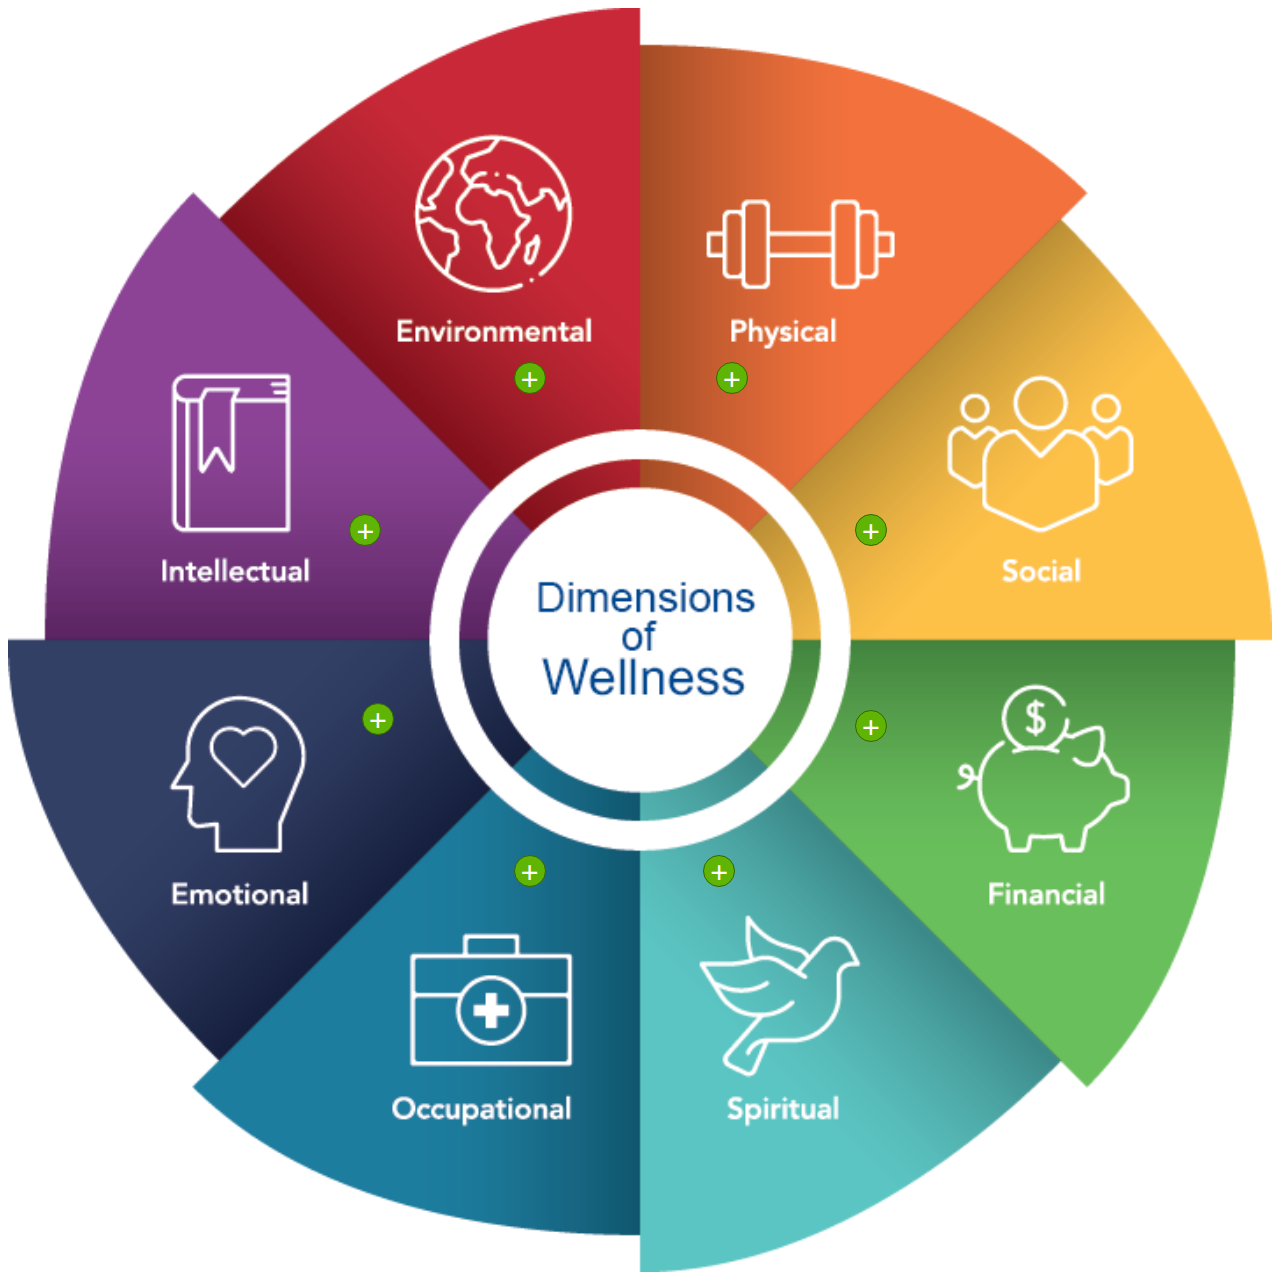
<file: index1.html>
<!DOCTYPE html>
<html lang="en">

<head>
    <meta charset="UTF-8">
    <meta http-equiv="X-UA-Compatible" content="IE=edge">
    <meta name="viewport" content="width=device-width, initial-scale=1.0">
    <link rel="stylesheet" href="./style1.css">
    <title>Click Sections to Learn More</title>
</head>

<body>
    <div class="hotspots">
        <div class="hotspot-left">
            <img src="./dimensions-wellness.png" />
            <div class="spots">
                <div id="spot-01">
                    <a class="spot">+</a>
                    <span>
                        <h1>Intellectual</h1>
                            <p>Recognizing creative abilities and finding ways to expand knowledge and skills</p>
                            <span class="notch notch-right"></span>
                    </span>
                </div>
                <div id="spot-02">
                    <a class="spot">+</a>
                    <span>
                        <h1>Environmental</h1>
                        <p>Occupying pleasant, stimulating environments that support well-being</p>
                        <span class="notch notch-top"></span>
                    </span>
                </div>
                <div id="spot-03">
                    <a class="spot">+</a>
                    <span>
                        <h1>Physical</h1>
                        <p>Recognizing the need for physical activity, healthy foods, and sleep</p>
                        <span class="notch notch-left"></span>
                    </span>
                </div>
                <div id="spot-04">
                    <a class="spot">+</a>
                    <span><h1>Social</h1>
                        <p>Developing a sense of connection, belonging, and a well-developed support system</p>
                        <span class="notch notch-left"></span>
                    </span>
                </div>
                <div id="spot-05">
                    <a class="spot">+</a>
                    <span>
                        <h1>Financial</h1>
                        <p>Satisfaction with current and future financial situations</p>
                        <span class="notch notch-left"></span>
                    </span>
                </div>
                <div id="spot-06">
                    <a class="spot">+</a>
                    <span>
                        <h1>Spiritual</h1>
                        <p>Expanding a sense of purpose and meaning in life</p>
                        <span class="notch notch-left"></span>
                    </span>
                </div>
                <div id="spot-07">
                    <a class="spot">+</a>
                    <span>
                        <h1>Occupational</h1>
                        <p>Personal satisfaction and enrichment from one’s work</p>
                        <span class="notch notch-left"></span>
                    </span>
                </div>
                <div id="spot-08">
                    <a class="spot">+</a>
                    <span>
                        <h1>Emotional</h1>
                        <p>Coping effectively with life and creating satisfying relationships</p>
                        <span class="notch notch-left"></span>
                    </span>
                </div>
            </div>
        </div>
    </div>
</body>

</html>
</file>
<file: style1.css>
* {
    box-sizing: border-box;
}
/* .hotspots {
    margin: 20px;
} */
span {
	position: relative;
	display: none;
	border-radius: 8px;
	padding: 5px;
	text-align: center;
	line-height: 1.5em;
	color: #fff;
	background-color: rgba(255,255,255);
	border: .25px solid #004990;
}
span h1 {
    font-size: 16px;
    /* margin-top: 5px; */
    color: #004990;;
}
span p {
    margin-top: 4px;
    /* margin-bottom: 10px; */
    font-style: italic;
	color: #004990;;
}
span .notch {
    position: absolute;
    padding: 0;
    width: 0;
    height: 0;
}
span .notch-top {
    top: -10px;
    left: 50%;
    margin-left: -10px;
    border-top: 0;
    border-right: 10px solid transparent;
    border-bottom: 10px solid rgba(0,0,0,0.7);
    border-left: 10px solid transparent;
}
span .notch-right {
	top: 50%;
	right: -10px;
	margin-top: -10px;
    border-top: 10px solid transparent;
    border-right: 0;
    border-bottom: 10px solid transparent;
    border-left: 10px solid rgba(0,0,0,0.7);
}
span .notch-bottom {
	bottom: -10px;
	left: 50%;
	margin-left: -10px;
    border-top: 10px solid rgba(0,0,0,0.7);
    border-right: 10px solid transparent;
    border-bottom: 0;
    border-left: 10px solid transparent;
}
span .notch-left {
	top: 50%;
	left: -10px;
    margin-top: -10px;
    border-top: 10px solid transparent;
    border-right: 10px solid rgba(0,0,0,0.7);
    border-bottom: 10px solid transparent;
    border-left: 0;
}
img {
	display: block;
	width: 100%;
}
.hotspot-left {
	position: relative;
	width: 100%;
}
.spots {
	position: absolute;
	left: 0;
	top: 0;
	width: 100%;
	height: 100%;
}
.spot {
    position: absolute;
	text-align: center;
	line-height: 32px;
    font-size: 32px;
	font-weight: bold;
	color: #fff;
    width: 32px;
    height: 32px;
	border: 1px solid #366603;
	border-radius: 16px;
	background-color: #5fb404;
}
.spot:hover {
    -webkit-transform: rotate(45deg);
    -moz-transform: rotate(45deg);
    -ms-transform: rotate(45deg);
    -o-transform: rotate(45deg);
    transform: rotate(45deg);
}
#spot-01, #spot-02, #spot-03, #spot-04, #spot-05, #spot-06, #spot-07, #spot-08  {
	display: inline-block;
	/* min-width: 250px; */
	max-width: 200px;
}	
#spot-01:hover > span, #spot-02:hover > span, #spot-03:hover > span, #spot-04:hover > span, #spot-05:hover > span, #spot-06:hover > span, #spot-07:hover > span, #spot-08:hover > span {
	display: block;
	z-index: 1;
}
#spot-01 {
	position: absolute;
    top: 40%;
    left: 27%;
}
#spot-01:hover > span {
	top: -155px;
	left: -200px;
}
/* *************************  */
#spot-02 {
	position: absolute;
    top: 28%;
    left: 40%;
}
#spot-02:hover > span {
    top: -155px;
	left: -70%;
}
/* *************************  */
#spot-03 {
	position: absolute;
    top: 28%;
    left: 56%;
}
#spot-03:hover > span {
    top: -160px;
    left: -20%;
}
/* *************************  */
#spot-04 {
	position: absolute;
    top: 40%;
    left: 67%;
}
#spot-04:hover > span {
    top: -130px;
    left: 20%;
}
/* *************************  */
#spot-05 {
	position: absolute;
    top: 55.5%;
    left: 67%;
}
#spot-05:hover > span {
    top: -20px;
    left: 20%;
}
/* *************************  */
#spot-06 {
	position: absolute;
    top: 67%;
    left: 55%;
}
#spot-06:hover > span {
    top: 40px;
    left: 5%;
}
/* *************************  */
#spot-07 {
	position: absolute;
    top: 67%;
    left: 40%;
}
#spot-07:hover > span {
    top: 40px;
    left: -40%;
}
/* *************************  */
#spot-08 {
	position: absolute;
    top: 55%;
    left: 28%;
}
#spot-08:hover > span {
    top: 40px;
    left: -80%;
}
</file>
